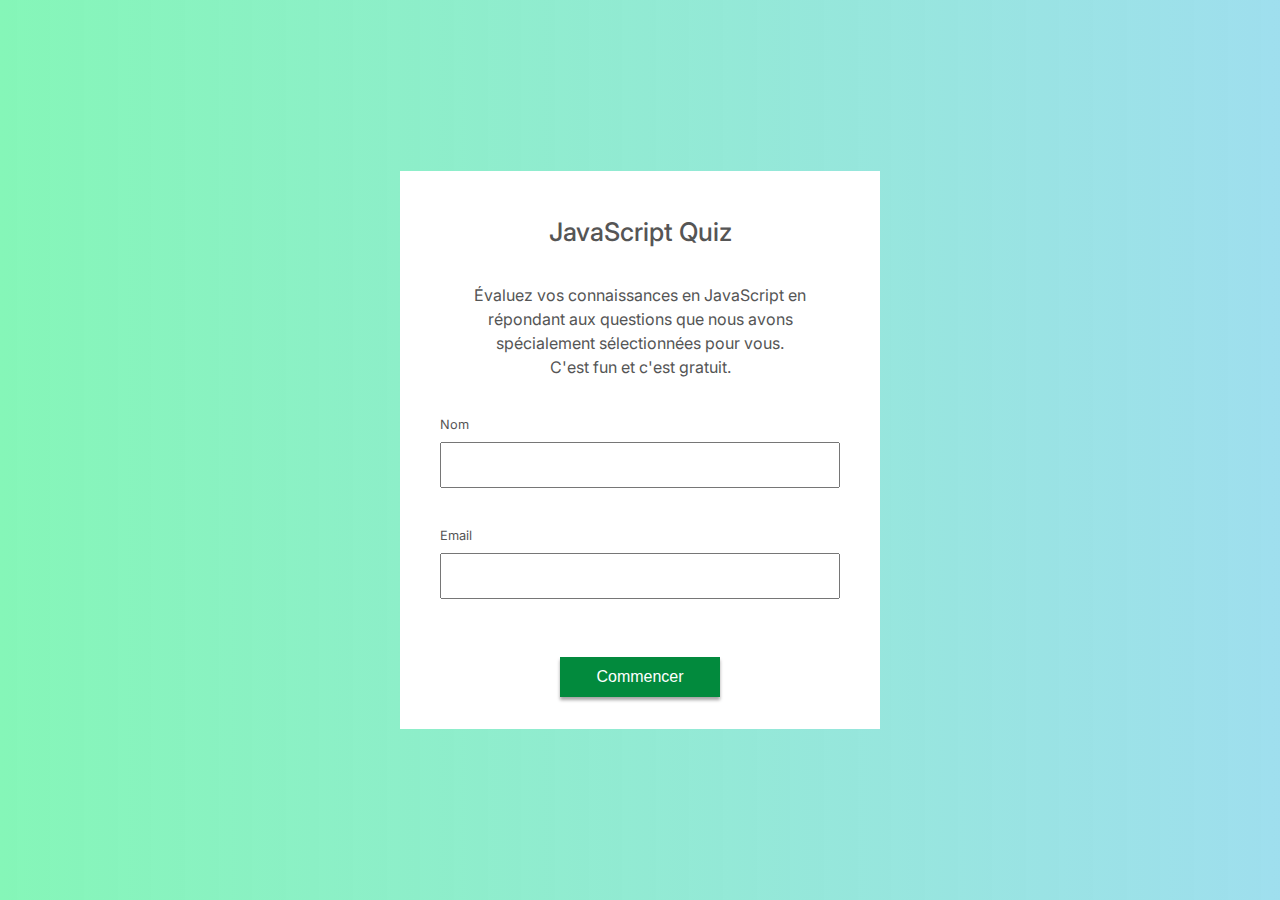
<file: index.html>
<!DOCTYPE html>
<html>
<head>
  <meta charset="utf-8">
  <meta name="viewport" content="width=device-width">
  <title>replit</title>
  <link href="style.css" rel="stylesheet" type="text/css" />
</head>

<body>
  <div class="container welcome_page_container">
    <div class="presentation_text">
      <h1>JavaScript Quiz</h1>
      <p>
        Évaluez vos connaissances en JavaScript en 
        répondant aux questions que nous avons 
        spécialement sélectionnées pour vous. <br>
        C'est fun et c'est gratuit. 
      </p>
    </div>
    <form action="" class="welcome_page_form">
      <div class="input_wrapper">
        <label for="name">Nom</label><br>
        <input type="text" name="" id="name"><br>
        <span class="error_msg">
          N'oubliez pas de renseigner votre nom avant de commencer le Quiz
        </span>
      </div>
      <div class="input_wrapper">
        <label for="email">Email</label><br>
        <input type="text" name="" id="email"><br>
        <span class="error_msg">
          Veuillez entrer une addresse email valide
        </span>
      </div>

      <div class="btn_wrapper">
        <input type="submit" value="Commencer" class="btn btn_start">
      </div>
    </form>
  </div>
  <script src="script2.js"></script>
  <script src="script.js"></script>
</body>
</html>
</file>
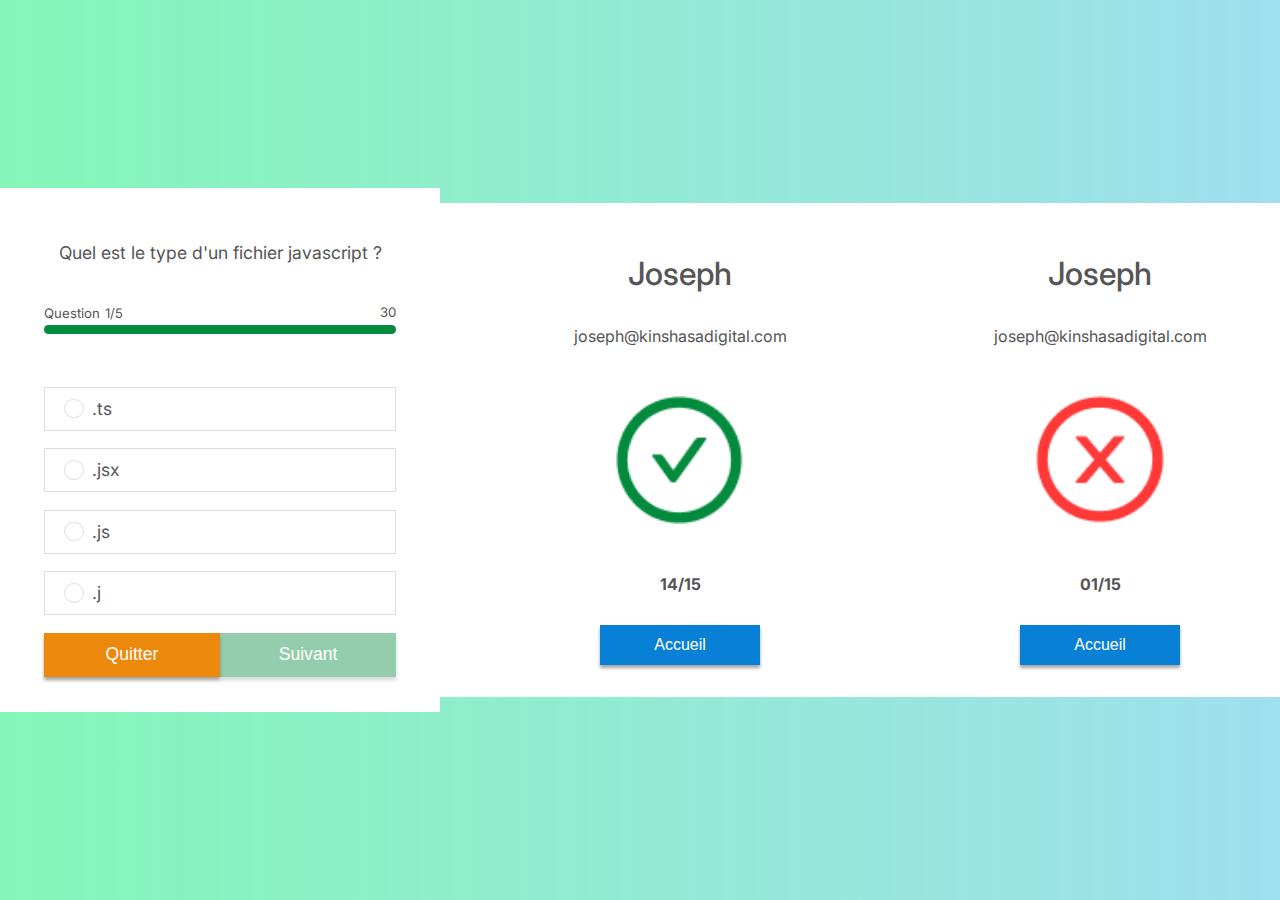
<file: index2.html>
<!DOCTYPE html>
<html>

<head>
  <meta charset="utf-8">
  <meta name="viewport" content="width=device-width">
  <title>replit</title>
  <link href="style.css" rel="stylesheet" type="text/css" />
</head>

<body>
    <div class="container questions_page_container">
        <p class="question">
          Quel est le type d'un fichier javascript ?
        </p>
        <div class="progress_bar_tool">
          <div class="progress_bar_caption">
            <span>Question</span>
            <span class="question_track">1/5</span>
            <span class="time_display">30</span>
          </div>
          <div class="progress_bar">
            <div class="progress_evolution"></div>
          </div>
        </div>
        <form action="" class="questions_page_form">
          <label class="answer answer1" for="answer1">
            <input type="radio" name="" id="answer1">
            <div class="custom_radio_btn custom_radio_btn1"></div>
            <span class="answer_text answer1_text">
              .ts
            </span>
          </label>
          <label class="answer answer2" for="answer2">
            <input type="radio" name="" id="answer2">
            <div class="custom_radio_btn custom_radio_btn2"></div>
            <span class="answer_text answer2_text">
              .jsx
            </span>
          </label>
          <label class="answer answer3" for="answer3">
            <input type="radio" name="" id="answer3">
            <div class="custom_radio_btn custom_radio_btn3"></div>
            <span class="answer_text answer3_text">
              .js
            </span>
          </label>
          <label class="answer answer4" for="answer4">
            <input type="radio" name="" id="answer4">
            <div class="custom_radio_btn custom_radio_btn4"></div>
            <span class="answer_text answer4_text">
              .j
            </span>
          </label>
          <div class="buttons_wrapper">
            <button class="btn btn_quit" value="">Quitter</button>
            <input type="submit" value="Suivant" class="btn btn_next">
          </div>
        </form>
      </div>
      <form action="">
        <div class="container succeeded_test_page">
          <div class="content_container">
            <h2 class="name">Joseph</h2>
            <p class="email">joseph@kinshasadigital.com</p>
            <div class="success_icon"></div>
            <p class="quiz_success">14/15</p>
            <button class="btn btn_home">Accueil</button>
          </div>
        </div>
      </form>
      <div class="container failure_test_page">
        <div class="content_container">
          <h2 class="name">Joseph</h2>
          <p class="email">joseph@kinshasadigital.com</p>
          <div class="failure_icon"></div>
          <p class="quiz_success">01/15</p>
          <button class="btn btn_home">Accueil</button>
        </div>
      </div>
  <script src="script.js"></script>
</body>

</html>
</file>
<file: style.css>
@import url('https://fonts.googleapis.com/css2?family=Inter:wght@400;500;700&display=swap');
html, body {
  height: 100%;
  width: 100%;
}
html{
font-size: 16px;
}
body{
  font-size: 1rem;
  font-family: Inter;
  margin: 0;
  padding: 0;
  box-sizing:border-box;
  background: linear-gradient(90deg, #85F6B8 0%, rgba(142, 217, 235, 0.85) 99.84%);
  background-blend-mode: darken;
  display: flex;
  justify-content: center;
  align-items: center;
  line-height: 1.5em;
  color:#555555;
  ;
}
.container{
  background-color: #FFFFFF;
  /*min-height: 20em;*/
  /*height: 37em;*/
  width: 30em;
  box-sizing:border-box;
  padding: 2em 2.5em 2em 2.5em;
}
.welcome_page_container{
  
}
.presentation_text{
  text-align: center;
  margin: 0 2em;
}
.presentation_text h1{
 font-size: 1.6em;
 font-weight: 500;
 margin-bottom: 1.5em ;
}

.presentation_text p{
  margin-bottom: 2em;
}
.input_wrapper{
  margin-bottom: 0.5em;
}
form input[type=text]{
  width: 100%;
  margin-top: 0.4em;
  padding : 1em;
  color:#555555;
  font-weight:400;
  box-sizing:border-box;
}
input[type=text]:focus{
outline:none;
}
.welcome_page_container label{
  font-size: 0.8em;
}
.error_msg{
  color: #FF3838;
  font-size: 0.75em;
  visibility: hidden;
}
.btn_wrapper{
  text-align: center;
  margin-top: 2em;
}
.btn{
  width: 10em;
  height: 2.5em;
  font-size: 1em;
  color: #FFFFFF;
  border: none;
  box-shadow: 0em 0.2em 0.2em #a5a4a4;
}
.btn_start, .btn_next{
  background-color: #028A3D;
}
.questions_page_container{
  
  font-size: 1.1em;
}
.question{
  text-align: center;
  margin-bottom: 2em;
}
.progress_bar_tool{
  margin-bottom: 3em;
}
.progress_bar_caption span{
  font-size: 0.75em;
  
}
.time_display{
  float: right;
}
.progress_bar, .progress_evolution{
  height: 0.5em;
  width: 100%;
  background: #DDDDDD;
  border-radius: 0.5em;
}
.progress_evolution{
  width: 100%;
  background: #028A3D;
}
.progress_evolution_red{
  background: red;
}
.questions_page_container label{
  border: 0.0625em solid #DDDDDD;
  display: block;
  width: 100%;
  height: 2.5em;
  display: flex;
  align-items: center;
  position: relative;
  padding-left: 1em;
  margin-bottom: 1em;
  box-sizing:border-box;
}
.questions_page_container [input=radio]{
  font-size: 6em;
  z-index: -2;
  position: absolute;
  left: 10em;
}
.custom_radio_btn{
  width: 1em;
  height: 1em;
  border: 0.0625em solid #DDDDDD;
  border-radius: 50%;
  z-index: 2;
  background: #FFFFFF;
  margin: 1em; 
  position: absolute;
  left: 0.1em;
}
.answer_text{
  margin-left: 0.5em;
}
.buttons_wrapper{
  display: flex;
  justify-content: space-between;
  /*margin-top: 3em;*/
}
.btn_quit{
  background: #EC880C;

}
.btn_next{
  opacity: 0.42;
}
.succeeded_test_page, .failure_test_page{
  display: flex;
  justify-content: center;
  align-items: center;
  text-align: center;
}
.name{
  font-size: 2em;
  font-weight: 500;
  margin-bottom: 1.2em;
}
.email{

}
.success_icon, .failure_icon{
  width: 9em;
  height: 9em;
  margin: 2.5em auto;
}
.success_icon{
  background: url('images/success_icon.png') no-repeat;
  background-size: 100% 100%;
}
.quiz_success{
  font-weight: 700;
  margin-bottom: 1.8em;
}
.btn_home{
  background: #0880D6;
}
.failure_test_page{
  display: flex;
}
.failure_icon{
  background: url('images/failure_icon.png') no-repeat;
  background-size: 100% 100%;
}
</file>
